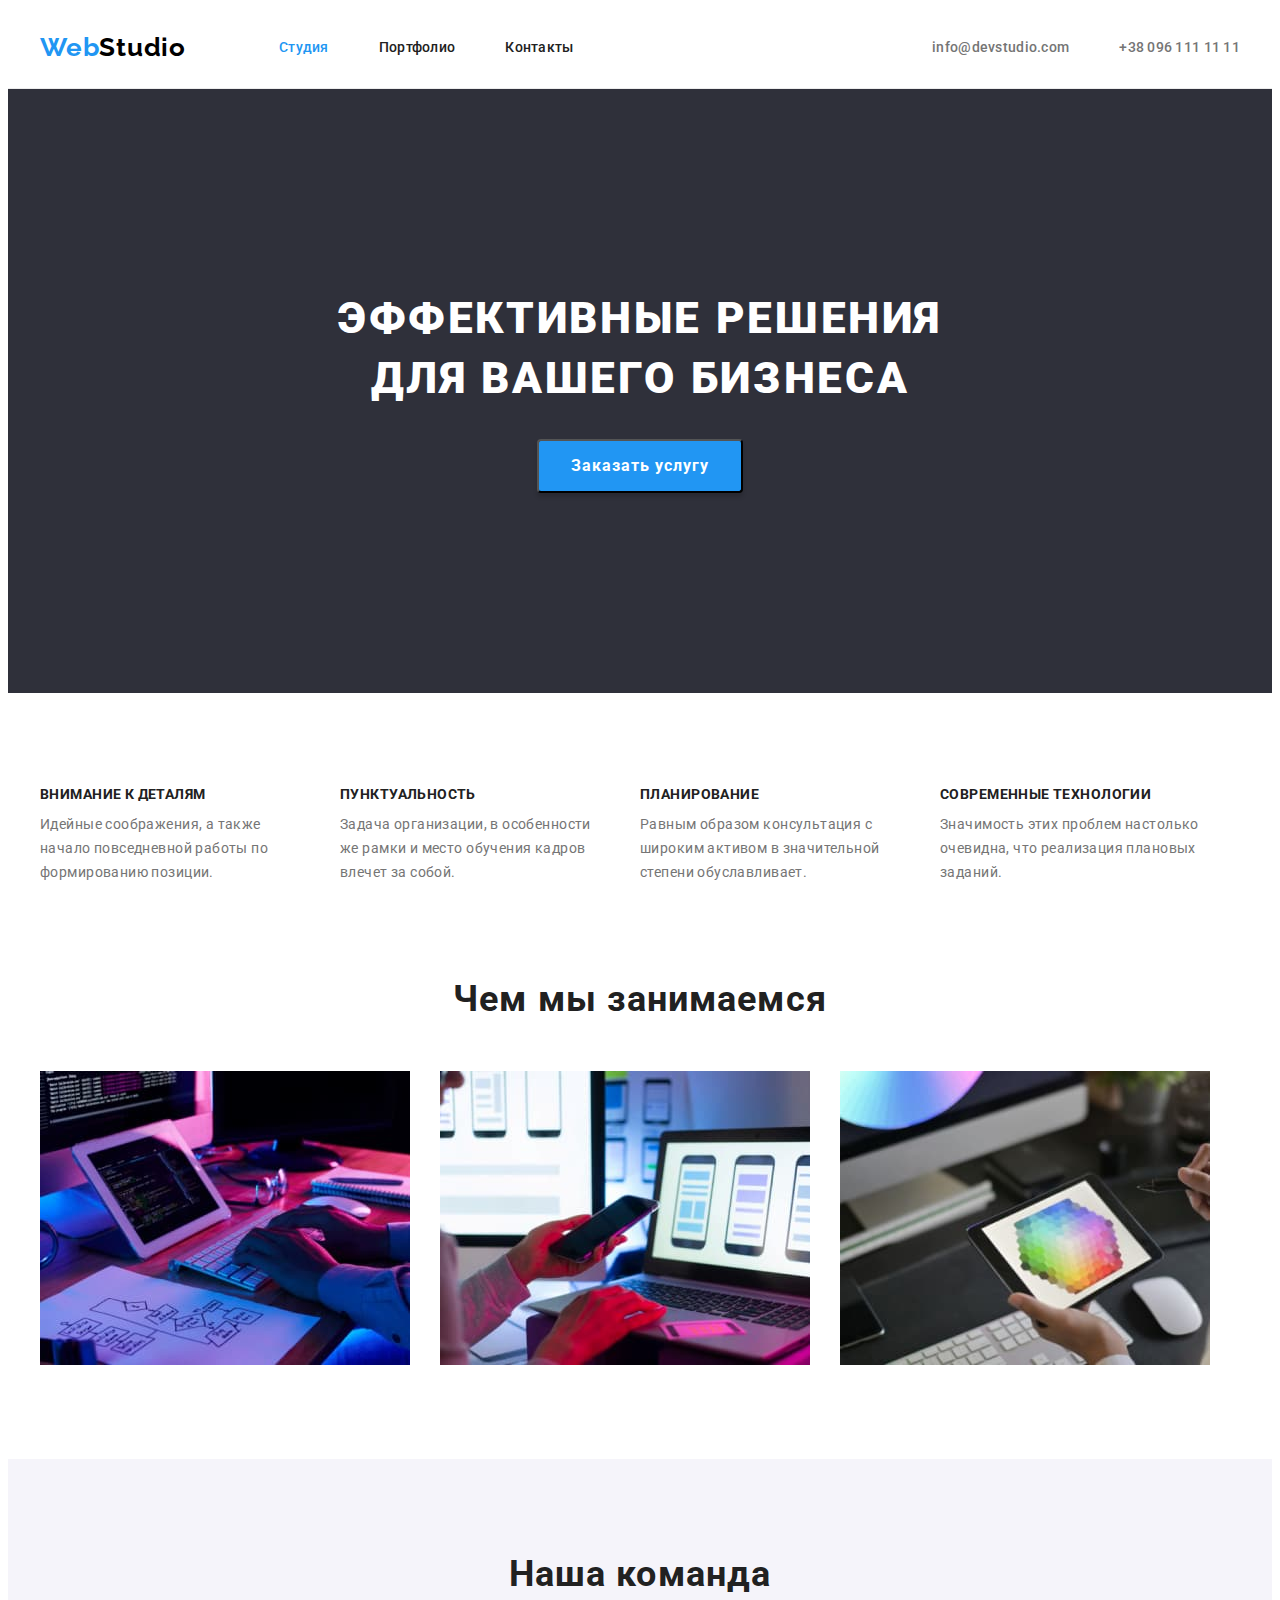
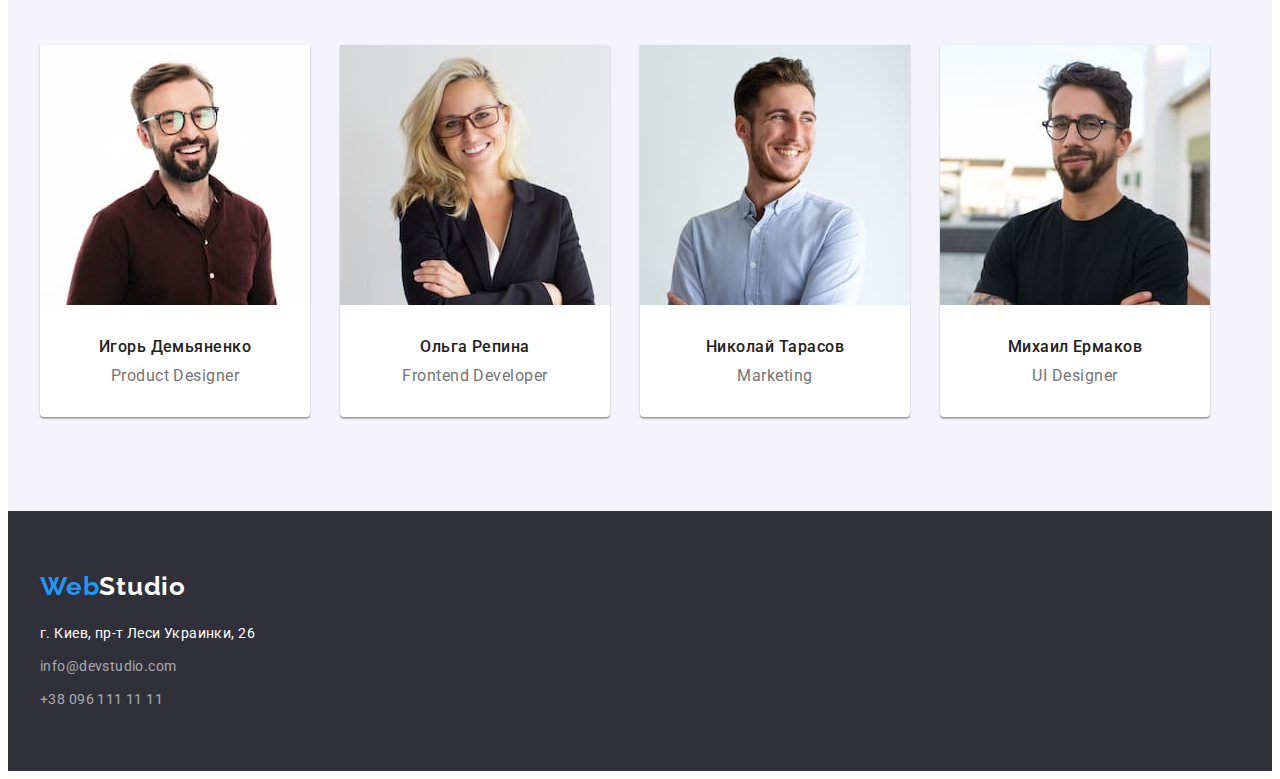
<file: index.html>
<!DOCTYPE html>
<html lang="ru">
  <head>
    <meta charset="UTF-8" />
    <meta http-equiv="X-UA-Compatible" content="IE=edge" />
    <meta name="viewport" content="width=device-width, initial-scale=1.0" />
    <title>Студия</title>
    <!--Projeck fonts-->
    <link rel="preconnect" href="https://fonts.googleapis.com" />
    <link rel="preconnect" href="https://fonts.gstatic.com" crossorigin />
    <link
      href="https://fonts.googleapis.com/css2?family=Raleway:wght@700&family=Roboto:wght@400;500;700;900&display=swap"
      rel="stylesheet"
    />
    <!--Normalize-->
    <link
      rel="stylesheet"
      href="https://cdnjs.cloudflare.com/ajax/libs/modern-normalize/1.1.0/modern-normalize.min.css"
      integrity="sha512-wpPYUAdjBVSE4KJnH1VR1HeZfpl1ub8YT/NKx4PuQ5NmX2tKuGu6U/JRp5y+Y8XG2tV+wKQpNHVUX03MfMFn9Q=="
      crossorigin="anonymous"
      referrerpolicy="no-referrer"
    />

    <!--Castom styles-->
    <link rel="stylesheet" href="./css/styles.css" />
  </head>
  <body>
    <!--Шапка-->
    <header>
      <div class="container header-container">
        <a class="link logo" href="./index.html"
          >Web<span class="logo-black">Studio</span>
        </a>
        <!--Навигация-->
        <nav>
          <ul class="list nav">
            <li class="nav-item">
              <a class="link navigation-activ" href="./index.html">Студия</a>
            </li>
            <li class="nav-item">
              <a class="link navigation-link" href="./portfolio.html"
                >Портфолио</a
              >
            </li>
            <li class="nav-item">
              <a class="link navigation-link" href="#">Контакты</a>
            </li>
          </ul>
        </nav>

        <!--Контакты-->
        <ul class="list contakts">
          <li class="contakts-item">
            <a class="link contakts-link" href="mailto:info@devstudio.com"
              >info@devstudio.com</a
            >
          </li>
          <li class="contakts-item">
            <a class="link contakts-link" href="tel:+380961111111"
              >+38 096 111 11 11</a
            >
          </li>
        </ul>
      </div>
    </header>
    <!--Контент-->
    <main>
      <!--Герой-->
      <section class="hero">
        <div class="container hero-group">
          <h1 class="hero-title">Эффективные решения для вашего бизнеса</h1>
          <button class="btn" type="button">Заказать услугу</button>
        </div>
      </section>
      <!--Преимущества-->
      <section class="section benefits-section">
        <div class="container">
          <h2 class="benefits-section-title">Наши преимущества</h2>
          <ul class="list benefits-list">
            <li class="benefits-item">
              <h3 class="subtitle">Внимание к деталям</h3>
              <p class="text">
                Идейные соображения, а также начало повседневной работы по
                формированию позиции.
              </p>
            </li>
            <li class="benefits-item">
              <h3 class="subtitle">Пунктуальность</h3>
              <p class="text">
                Задача организации, в особенности же рамки и место обучения
                кадров влечет за собой.
              </p>
            </li>
            <li class="benefits-item">
              <h3 class="subtitle">Планирование</h3>
              <p class="text">
                Равным образом консультация с широким активом в значительной
                степени обуславливает.
              </p>
            </li>
            <li class="benefits-item">
              <h3 class="subtitle">Современные технологии</h3>
              <p class="text">
                Значимость этих проблем настолько очевидна, что реализация
                плановых заданий.
              </p>
            </li>
          </ul>
        </div>
      </section>
      <!--Деятельность-->
      <section class="section work-section">
        <div class="container">
          <h2 class="section-title">Чем мы занимаемся</h2>
          <ul class="list work-list">
            <li class="work-item">
              <img
                src="./images/work/code.jpg"
                alt="программист, работающий в офисе"
                width="370"
              />
            </li>
            <li class="work-item">
              <img
                src="./images/work/mobile.jpg"
                alt="веб-дизайнеры интерфейса разрабатывают приложение для смартфонов команда создателей работает интерфейс мобильных телефонов"
                width="370"
              />
            </li>
            <li class="work-item">
              <img
                src="./images/work/visual.jpg"
                alt="творческий художник веб-дизайн с рабочим цветом выбор графического планшета"
                width="370"
              />
            </li>
          </ul>
        </div>
      </section>
      <!--Команда-->
      <section class="section personal-section">
        <div class="container">
          <h2 class="section-title">Наша команда</h2>
          <ul class="list personal-list">
            <li class="personal-item">
              <img
                src="./images/personal/ihdem.jpg"
                alt="Игорь Демьяненко"
                width="270"
              />
              <div class="avatar-name">
                <h3 class="avatar">Игорь Демьяненко</h3>
                <p lang="en" class="profession">Product Designer</p>
              </div>
            </li>
            <li class="personal-item">
              <img
                src="./images/personal/olrep.jpg"
                alt="Ольга Репина"
                width="270"
              />
              <div class="avatar-name">
                <h3 class="avatar">Ольга Репина</h3>
                <p lang="en" class="profession">Frontend Developer</p>
              </div>
            </li>
            <li class="personal-item">
              <img
                src="./images/personal/nktar.jpg"
                alt="Николай Тарасов"
                width="270"
              />
              <div class="avatar-name">
                <h3 class="avatar">Николай Тарасов</h3>
                <p lang="en" class="profession">Marketing</p>
              </div>
            </li>
            <li class="personal-item">
              <img
                src="./images/personal/mcherm.jpg"
                alt="Михаил Ермаков"
                width="270"
              />
              <div class="avatar-name">
                <h3 class="avatar">Михаил Ермаков</h3>
                <p lang="en" class="profession">UI Designer</p>
              </div>
            </li>
          </ul>
        </div>
      </section>
    </main>
    <!--Подвал-->
    <footer class="footer">
      <div class="container footer-cont">
        <a class="link logo-footer" href="./index.html"
          >Web<span class="logo-white">Studio</span>
        </a>
        <address class="address">
          <p class="location">г. Киев, пр-т Леси Украинки, 26</p>
          <ul class="list">
            <li class="address-item">
              <a class="link email" href="mailto:info@devstudio.com"
                >info@devstudio.com</a
              >
            </li>
            <li class="address-item">
              <a class="link phone" href="tel:+380961111111"
                >+38 096 111 11 11</a
              >
            </li>
          </ul>
        </address>
      </div>
    </footer>
  </body>
</html>
</file>
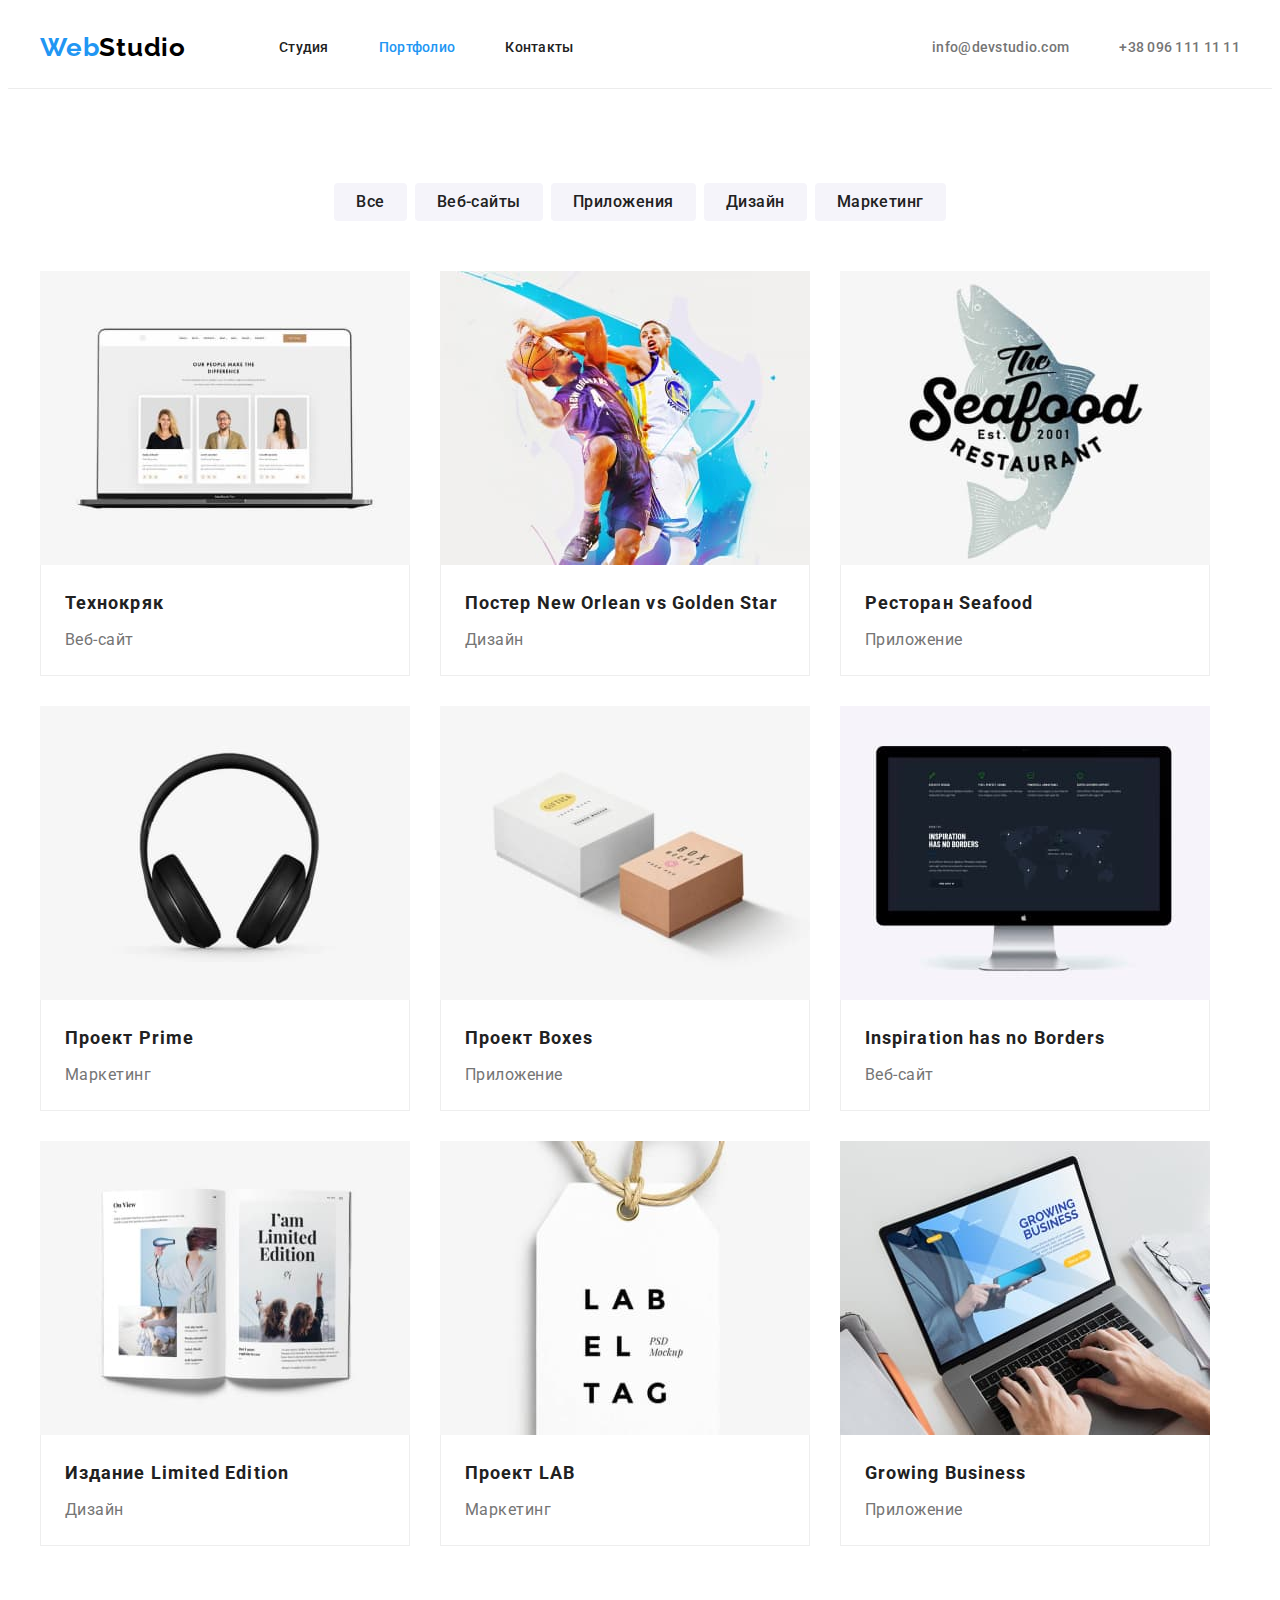
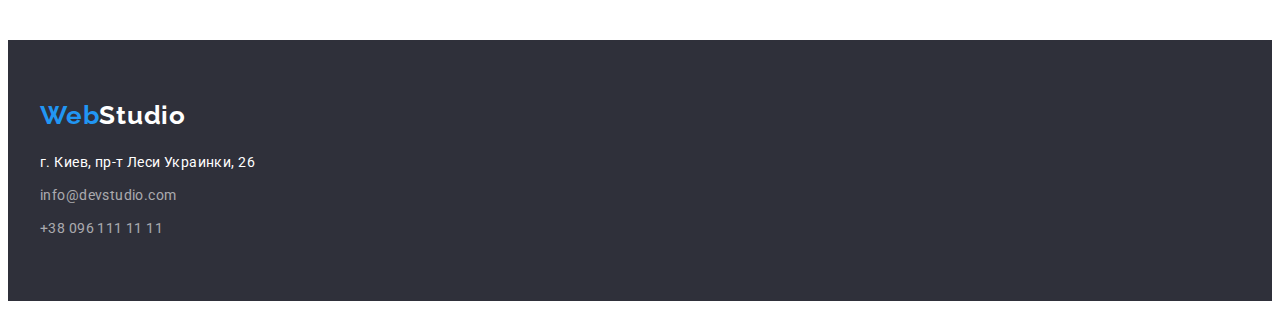
<file: portfolio.html>
<!DOCTYPE html>
<html lang="ru">
  <head>
    <meta charset="UTF-8" />
    <meta http-equiv="X-UA-Compatible" content="IE=edge" />
    <meta name="viewport" content="width=device-width, initial-scale=1.0" />
    <title>Портфолио</title>
    <!--Projeck fonts-->
    <link rel="preconnect" href="https://fonts.googleapis.com" />
    <link rel="preconnect" href="https://fonts.gstatic.com" crossorigin />
    <link
      href="https://fonts.googleapis.com/css2?family=Raleway:wght@700&family=Roboto:wght@400;500;700;900&display=swap"
      rel="stylesheet"
    />

  <!--Normalize-->
  <link rel="stylesheet" href="https://cdnjs.cloudflare.com/ajax/libs/modern-normalize/1.1.0/modern-normalize.min.css"
    integrity="sha512-wpPYUAdjBVSE4KJnH1VR1HeZfpl1ub8YT/NKx4PuQ5NmX2tKuGu6U/JRp5y+Y8XG2tV+wKQpNHVUX03MfMFn9Q=="
    crossorigin="anonymous" referrerpolicy="no-referrer" />
 
    <!--Castom styles-->
    <link rel="stylesheet" href="./css/styles.css" />



    <title>Портфолио</title>
  </head>
  <body>
    <!--Шапка-->
        <header>
          <div class="container header-container">
        
            <a class="link logo" href="./index.html">Web<span class="logo-black">Studio</span>
            </a>
            <!--Навигация-->
            <nav>
              <ul class="list nav">
                <li class="nav-item">
                  <a class="link navigation-link" href="./index.html">Студия</a>
                </li>
                <li class="nav-item">
                  <a class="link navigation-activ" href="./portfolio.html">Портфолио</a>
                </li>
                <li class="nav-item">
                  <a class="link navigation-link" href="#">Контакты</a>
                </li>
              </ul>
            </nav>
        
        
            <!--Контакты-->
            <ul class="list contakts">
              <li class="contakts-item">
                <a class="link contakts-link" href="mailto:info@devstudio.com">info@devstudio.com</a>
              </li>
              <licontakts-item>
                <a class="link contakts-link" href="tel:+380961111111">+38 096 111 11 11</a>
                </li>
            </ul>
          </div>
        </header>
    <!--Контент-->
    <main>
      <section class="portfolio">
        <!--Фильтри-->
        <div class="container">
          <ul class="list filter-list">
            <li class="filter-item">
              <button class="filter-btn" type="button">Все</button>
            </li>
            <li class="filter-item"
            ><button class="filter-btn" type="button">Веб-сайты</button>
          </li>
            <li class="filter-item">
              <button class="filter-btn" type="button">Приложения</button>
            </li>
            <li class="filter-item">
              <button class="filter-btn" type="button">Дизайн</button>
            </li>
            <li class="filter-item">
              <button class="filter-btn" type="button">Маркетинг</button>
            </li>
          </ul>
          <!--Страници-->
          <ul class="list page-list">
            <li class="page-item">
              <img src="./images/portfolio/technokryak.jpg" alt="" width="370" />
              <div class="page-name">
                <h3 class="page">Технокряк</h3>
                <p class="filter-page">Веб-сайт</p>
              </div>
              
            </li>
            <li class="page-item">
              <img src="./images/portfolio/basketball.jpg" alt="" width="370" />
              <div class="page-name">
                <h3 class="page">Постер <span lang="en">New Orlean vs Golden Star</span></h3>
                <p class="filter-page">Дизайн</p>
              </div>
              
            </li>
            <li class="page-item">
              <img src="./images/portfolio/seafod.jpg" alt="" width="370" />
              <div class="page-name">
                <h3 class="page">Ресторан <span lang="en">Seafood</span></h3>
                <p class="filter-page">Приложение</p>
              </div>
              
            </li>
            <li class="page-item">
              <img src="./images/portfolio/project_priime.jpg" alt="" width="370" />
              <div class="page-name">
                <h3 class="page">Проект <span lang="en">Prime</span></h3>
                <p class="filter-page">Маркетинг</p>
              </div>
              
            </li>
            <li class="page-item">
              <img src="./images/portfolio/project_boxes.jpg" alt="" width="370" />
              <div class="page-name">
                <h3 class="page">Проект <span lang="en">Boxes</span></h3>
                <p class="filter-page">Приложение</p>
              </div>
              
            </li>
            <li class="page-item">
              <img src="./images/portfolio/inspiration.jpg" alt="" width="370" />
              <div class="page-name">
                <h3 class="page" lang="en">Inspiration has no Borders</h3>
                <p class="filter-page">Веб-сайт</p>
              </div>
              
            </li>
            <li class="page-item">
              <img src="./images/portfolio/limited_edition.jpg" alt="" width="370" />
              <div class="page-name">
                <h3 class="page">Издание <span lang="en">Limited Edition</span></h3>
                <p class="filter-page">Дизайн</p>
              </div>
              
            </li>
            <li class="page-item">
              <img src="./images/portfolio/lab_el_tag.jpg" alt="" width="370" />
              <div class="page-name">
                <h3 class="page">Проект <span lang="en">LAB</span></h3>
                <p class="filter-page">Маркетинг</p>
              </div>
              
            </li>
            <li class="page-item">
              <img src="./images/portfolio/growing_business.jpg" alt="" width="370" />
              <div class="page-name">
                <h3 class="page" lang="en">Growing Business</h3>
                <p class="filter-page">Приложение</p>
              </div>
              
            </li>
          </ul>
        </div> 
      </section>
    </main>
    <!--Подвал-->
      <footer class="footer">
        <div class="container footer-cont">
          <a class="link logo-footer" href="./index.html">Web<span class="logo-white">Studio</span>
          </a>
          <address class="address">
            <p class="location">г. Киев, пр-т Леси Украинки, 26</p>
            <ul class="list">
              <li class="address-item">
                <a class="link email" href="mailto:info@devstudio.com">info@devstudio.com</a>
              </li>
              <li class="address-item">
                <a class="link phone" href="tel:+380961111111">+38 096 111 11 11</a>
              </li>
            </ul>
          </address>
        </div>
      </footer>
  </body>
</html>
</file>
<file: css/styles.css>
:root {
  --main-font: "Roboto", sans-serif;
  --secondary-font: "Raleway", sans-serif;

  /* text colors */
  --text-cl: #212121;
  --accent-cl: #2196f3;
  --main-txt-cl: #757575;
  --secondary-txt-cl: #ffffff;

  /* bacground colors */
  --header-bg-cl: #ffffff;
  --main-bg-cl: #e5e5e5;
  --secondary-bg-cl: #f7f7f7;
  --dark-bg-cl: #2f303a;
  --btn-bg-cl: #2196f3;
  --btn-bg-accent: #188ce8;
}

body {
  font-family: var(--main-font);
  font-size: 14px;
  line-height: 1.86;
  letter-spacing: 0.02em;
  color: var(--main-txt-cl);
}

h1,
h2,
h3,
h4,
h5,
h6,
p {
  margin: 0;
}

img {
  display: block;
}

.container {
  width: 1200px;
  padding-left: 15px;
  padding-right: 15px;
  margin-left: auto;
  margin-right: auto;
}

.link:hover,
.link:focus {
  color: var(--accent-cl);
}

.link {
  text-decoration: none;
  color: currentColor;
}

.list {
  padding: 0;
  margin: 0;

  list-style: none;
}

/*Шапка*/

header {
  background-color: var(--header-bg-cl);
  border-bottom: 1px solid #ececec;
}

.header-container {
  display: flex;
  align-items: center;
}

/*Логотип*/
.logo {
  margin-right: 93px;
  padding-top: 24px;
  padding-bottom: 25px;

  font-family: "Raleway";
  font-weight: 700;
  font-size: 26px;
  line-height: 1.19;
  letter-spacing: 0.03em;
  color: #2196f3;
}

.logo-black {
  color: #000000;
}

/*Навигация*/

.nav {
  display: flex;
  align-items: center;
}

.nav-item {
  margin-right: 50px;
}

.nav-item:last-child {
  margin-right: 0;
}

.contakts-link,
.navigation-link {
  display: block;
  padding-top: 32px;
  padding-bottom: 32px;

  font-weight: 500;
  line-height: 1.14;
  color: var(--text-cl);
}

.navigation-activ {
  display: block;
  padding-top: 32px;
  padding-bottom: 32px;

  font-weight: 500;
  line-height: 1.14;
  color: var(--accent-cl);
}

/*Контакты*/

.contakts {
  display: flex;
  margin-left: auto;
}

.contakts-item {
  margin-right: 50px;
}

.contakts-item:last-child {
  margin-right: 0;
}

.contakts-link {
  font-weight: 500;
  line-height: 1.14;
  color: var(--main-txt-cl);
}

.contakts-link:hover {
  color: var(--accent-cl);
}

/*Герой*/

.hero {
  padding-top: 200px;
  padding-bottom: 200px;
  background-color: var(--dark-bg-cl);
  text-align: center;
}

.hero-title {
  width: 696px;
  margin-bottom: 30px;
  margin-right: auto;
  margin-left: auto;

  font-weight: 900;
  font-size: 44px;
  line-height: 1.36;
  text-align: center;
  letter-spacing: 0.06em;
  text-transform: uppercase;
  color: var(--secondary-txt-cl);
}

.btn {
  padding: 10px 32px;
  cursor: pointer;
  font-family: inherit;
  font-weight: 700;
  font-size: 16px;
  line-height: 1.88;
  letter-spacing: 0.06em;
  color: var(--secondary-txt-cl);
  background: var(--btn-bg-cl);
  box-shadow: 0px 4px 4px rgba(0, 0, 0, 0.15);
  border-radius: 4px;
}

.btn:hover,
.btn:focus {
  background: var(--btn-bg-accent);
}

/*Преимущества*/

.benefits-section {
  padding-top: 94px;
  padding-bottom: 94px;
}

.benefits-section-title {
  display: none;
}

.benefits-list {
  display: flex;
}

.benefits-item {
  width: 270px;
  margin-right: 30px;
}

.benefits-item:last-child {
  margin-right: 0;
}

.section-title {
  text-align: center;
  margin-bottom: 50px;
  font-weight: 700;
  font-size: 36px;
  line-height: 1.17;
  letter-spacing: 0.03em;
  color: var(--text-cl);
}

.subtitle {
  margin-bottom: 10px;
  font-weight: 700;
  font-size: 14px;
  line-height: 1.14;
  letter-spacing: 0.03em;
  text-transform: uppercase;
  color: var(--text-cl);
}

.text {
  font-size: 14px;
  line-height: 1.71;
  letter-spacing: 0.03em;
  color: var(--main-txt-cl);
}

/*Деятельность*/

.work-section {
  padding-bottom: 94px;
}

.work-list {
  display: flex;
}

.work-item {
  margin-right: 30px;
}

.work-item:last-child {
  margin-right: 0;
}

/*Команда*/

.personal-section {
  padding-top: 94px;
  padding-bottom: 94px;
  background-color: #f5f4fa;
}

.personal-list {
  display: flex;
}

.personal-item {
  margin-right: 30px;
  background: #ffffff;
  box-shadow: 0px 1px 3px rgba(0, 0, 0, 0.12), 0px 1px 1px rgba(0, 0, 0, 0.14),
    0px 2px 1px rgba(0, 0, 0, 0.2);
  border-radius: 0px 0px 4px 4px;
}

.personal-item:last-child {
  margin-right: 0;
}

.avatar-name {
  padding-top: 32px;
  padding-bottom: 32px;
}

.avatar {
  margin-bottom: 10px;
  text-align: center;
  font-weight: 500;
  font-size: 16px;
  line-height: 1.19;
  letter-spacing: 0.03em;
  color: var(--text-cl);
}

.profession {
  text-align: center;
  font-size: 16px;
  line-height: 1.19;
  letter-spacing: 0.03em;
  color: var(--main-txt-cl);
}

/*Контент портфолио*/

/*Фильтра*/

.portfolio {
  padding-top: 94px;
  padding-bottom: 94px;
}
.filter-list {
  display: flex;
  align-items: center;
  justify-content: center;
  list-style: none;
  margin-bottom: 50px;
  padding: 0;
}

.filter-item {
  margin-right: 8px;
}

.filter-item:last-child {
  margin-right: 0;
}

.filter-btn {
  padding: 6px 22px;
  border: none;

  font-family: inherit;
  font-weight: 500;
  font-size: 16px;
  line-height: 1.62;
  text-align: center;
  letter-spacing: 0.03em;
  color: var(--text-cl);
  background: #f5f4fa;
  border-radius: 4px;
}

.filter-btn:hover,
.filter-btn:focus {
  font-family: inherit;
  font-weight: 500;
  font-size: 16px;
  line-height: 1.62;
  text-align: center;
  letter-spacing: 0.03em;
  color: var(--secondary-txt-cl);
  background: var(--btn-bg-cl);
  box-shadow: 0px 3px 1px rgba(0, 0, 0, 0.1), 0px 1px 2px rgba(0, 0, 0, 0.08),
    0px 2px 2px rgba(0, 0, 0, 0.12);
  border-radius: 4px;

  cursor: pointer;
}

/*Страницы*/

.page-list {
  display: flex;
  flex-wrap: wrap;
}

.page-item {
  width: 370px;
  margin-right: 30px;
}

.page-item:nth-child(-n + 6) {
  margin-bottom: 30px;
}

.page-item:nth-child(3n + 3) {
  margin-right: 0;
}

.page-name {
  padding: 20px 24px;
  border-right: 1px solid rgba(238, 238, 238, 1);
  border-bottom: 1px solid rgba(238, 238, 238, 1);
  border-left: 1px solid rgba(238, 238, 238, 1);
}

.page {
  margin-bottom: 4px;
  font-weight: 700;
  font-size: 18px;
  line-height: 2;
  letter-spacing: 0.06em;
  color: var(--text-cl);
}

.filter-page {
  font-size: 16px;
  line-height: 1.88;
  letter-spacing: 0.03em;
  color: var(--main-txt-cl);
}

/*Подвал*/

.footer {
  padding-top: 60px;
  padding-bottom: 60px;
  background-color: var(--dark-bg-cl);
}

.footer-cont {
}

.logo-footer {
  display: block;
  margin-bottom: 20px;
  font-family: "Raleway";
  font-weight: 700;
  font-size: 26px;
  line-height: 1.19;
  letter-spacing: 0.03em;
  color: #2196f3;
}

.logo-white {
  color: #ffffff;
}

.address {
  font-style: normal;
  line-height: 1.71;
  letter-spacing: 0.03em;
}

.location {
  margin-bottom: 9px;
  color: var(--secondary-txt-cl);
}

.address-item {
  margin-bottom: 9px;
}

.address-item:last-child {
  margin-bottom: 0;
}

.email,
.phone {
  color: rgba(255, 255, 255, 0.6);
}

.email:hover,
.phone:hover {
  color: var(--accent-cl);
}
</file>
